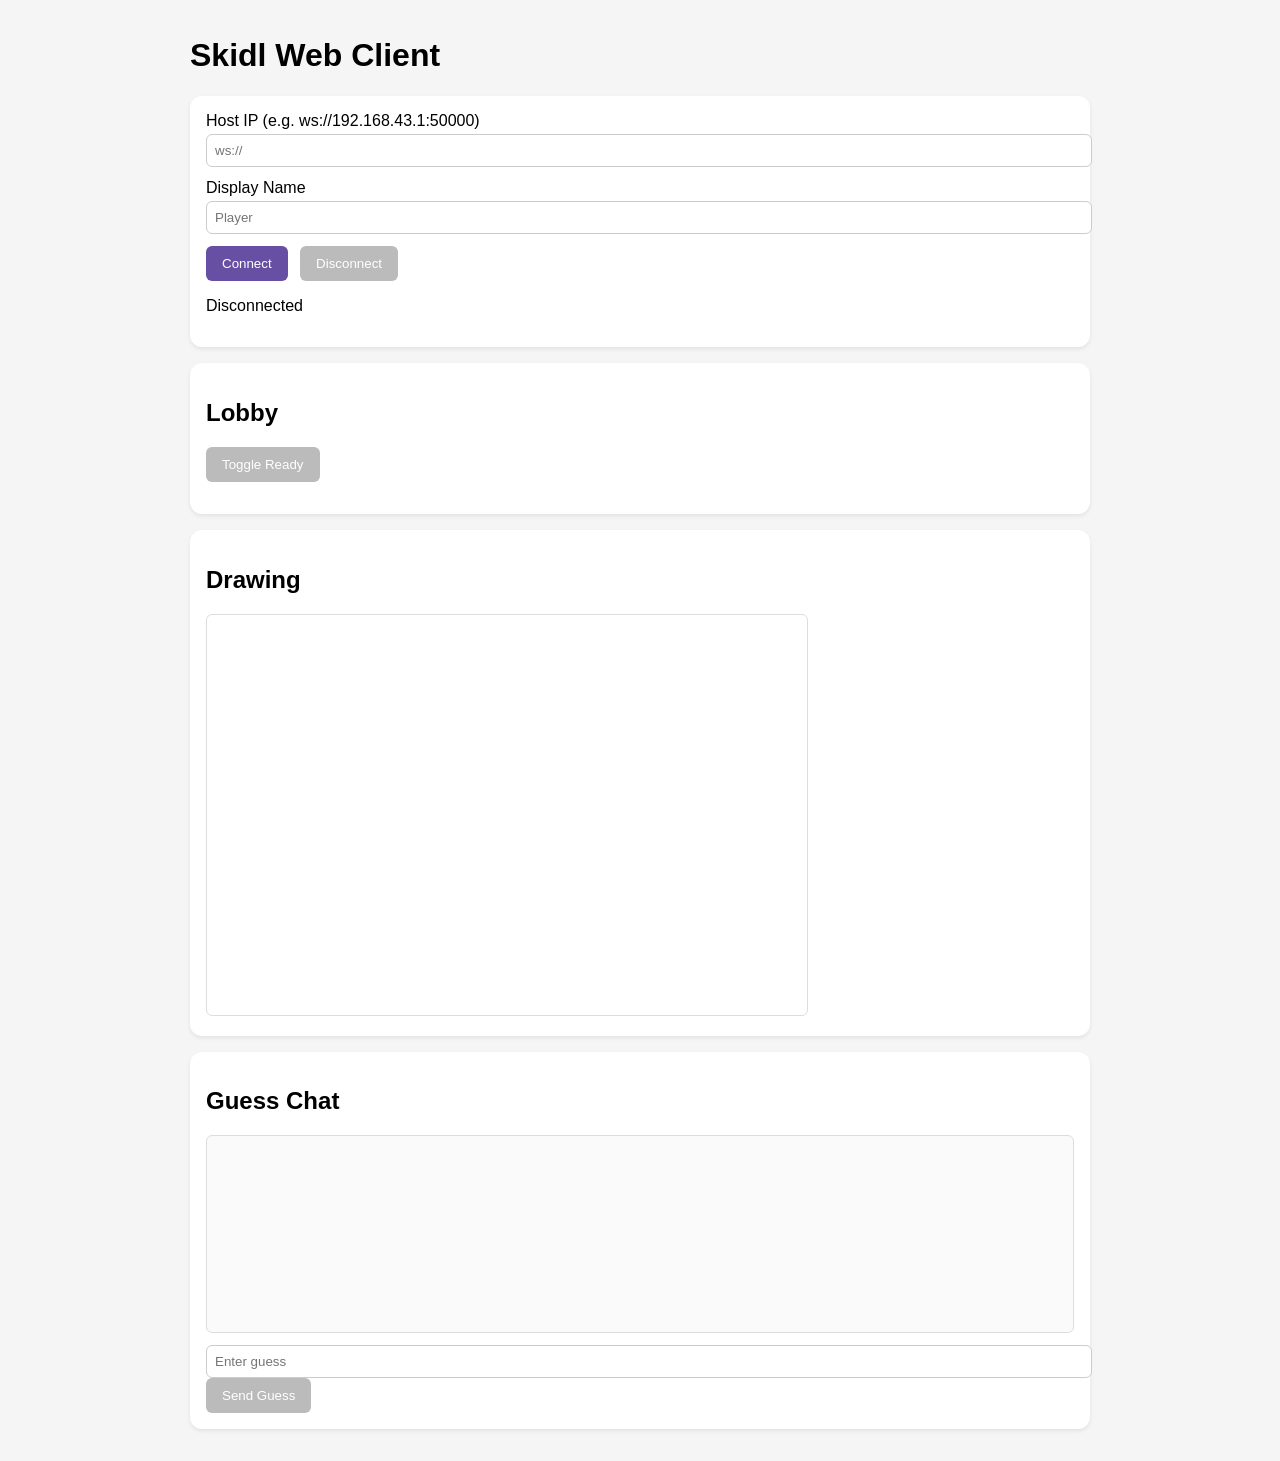
<file: web-client/index.html>
<!DOCTYPE html>
<html lang="en">
<head>
  <meta charset="UTF-8">
  <title>Skidl Web Client</title>
  <link rel="stylesheet" href="style.css">
</head>
<body>
  <main>
    <h1>Skidl Web Client</h1>
    <section class="connection">
      <label>
        Host IP (e.g. ws://192.168.43.1:50000)
        <input id="hostUrl" type="text" placeholder="ws://" />
      </label>
      <label>
        Display Name
        <input id="playerName" type="text" placeholder="Player" />
      </label>
      <button id="connectBtn">Connect</button>
      <button id="disconnectBtn" disabled>Disconnect</button>
      <p id="status">Disconnected</p>
    </section>
    <section class="lobby">
      <h2>Lobby</h2>
      <button id="readyBtn" disabled>Toggle Ready</button>
      <ul id="players"></ul>
    </section>
    <section class="drawing">
      <h2>Drawing</h2>
      <canvas id="canvas" width="600" height="400"></canvas>
    </section>
    <section class="chat">
      <h2>Guess Chat</h2>
      <div id="messages"></div>
      <input id="guessInput" type="text" placeholder="Enter guess" />
      <button id="guessBtn" disabled>Send Guess</button>
    </section>
  </main>
  <script src="main.js"></script>
</body>
</html>
</file>
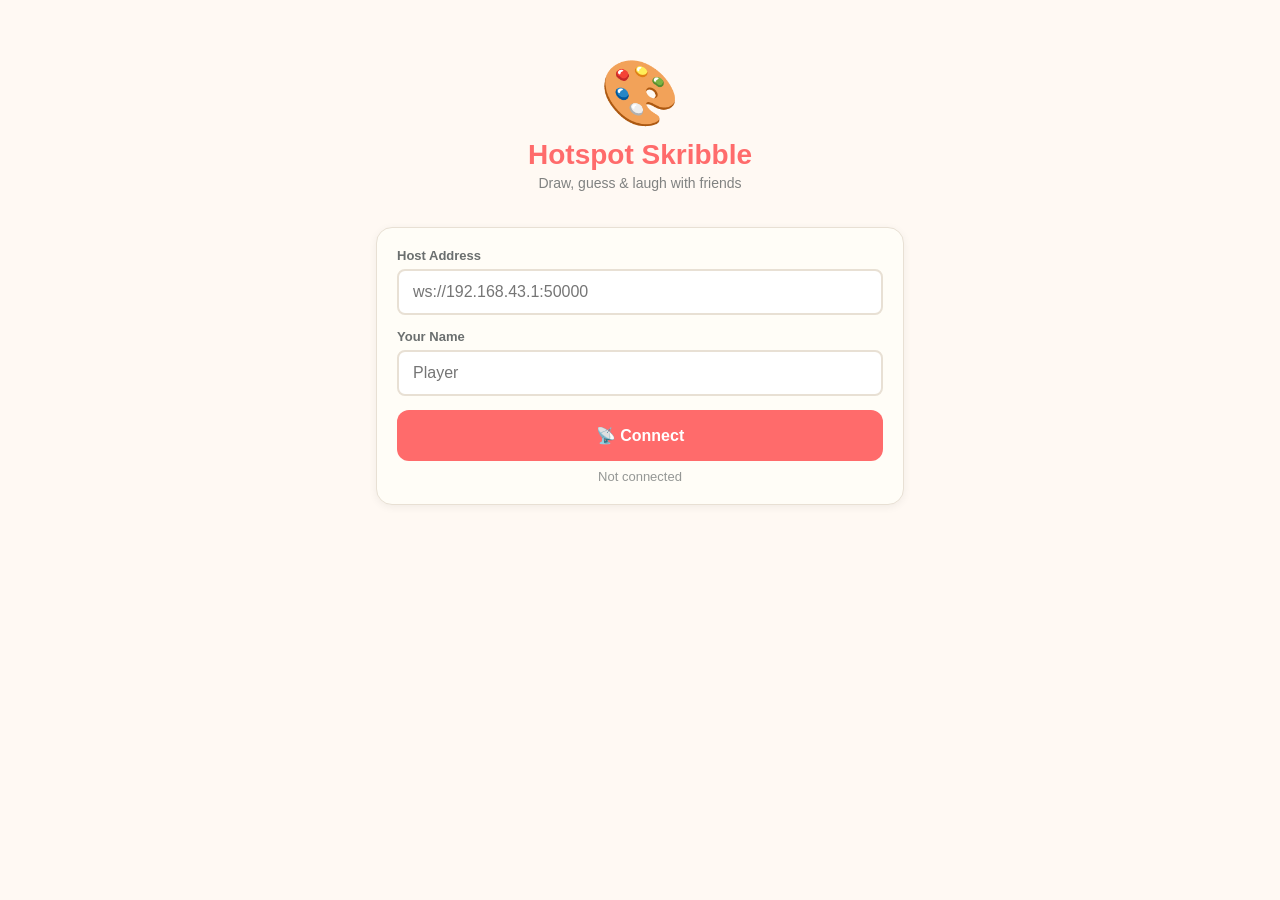
<file: web/index.html>
<!DOCTYPE html>
<html lang="en">
<head>
  <meta charset="UTF-8">
  <meta name="viewport" content="width=device-width, initial-scale=1.0, maximum-scale=1.0, user-scalable=no">
  <meta name="theme-color" content="#FF6B6B">
  <meta name="apple-mobile-web-app-capable" content="yes">
  <meta name="apple-mobile-web-app-status-bar-style" content="black-translucent">
  <meta name="description" content="Hotspot Skribble — Draw, guess, and laugh with friends over Wi-Fi hotspot.">
  <title>Hotspot Skribble — Web Client</title>
  <link rel="icon" href="data:image/svg+xml,<svg xmlns=%22http://www.w3.org/2000/svg%22 viewBox=%220 0 100 100%22><text y=%22.9em%22 font-size=%2290%22>🎨</text></svg>">
  <link rel="stylesheet" href="style.css">
</head>
<body>
  <div id="app">
    <!-- ─── Connection Screen ─── -->
    <div id="screen-connect" class="screen active">
      <div class="logo-section">
        <div class="logo-emoji">🎨</div>
        <h1>Hotspot Skribble</h1>
        <p class="subtitle">Draw, guess &amp; laugh with friends</p>
      </div>
      <div class="card">
        <div class="input-group">
          <label for="hostUrl">Host Address</label>
          <input id="hostUrl" type="text" placeholder="ws://192.168.43.1:50000" autocomplete="off" spellcheck="false">
        </div>
        <div class="input-group">
          <label for="playerName">Your Name</label>
          <input id="playerName" type="text" placeholder="Player" maxlength="20" autocomplete="off">
        </div>
        <button id="connectBtn" class="btn btn-primary btn-lg">📡 Connect</button>
        <p id="status" class="status-text">Not connected</p>
      </div>
    </div>

    <!-- ─── Lobby Screen ─── -->
    <div id="screen-lobby" class="screen">
      <div class="header">
        <h2 id="roomTitle">Lobby</h2>
        <button id="disconnectBtn" class="btn btn-sm btn-outline">Disconnect</button>
      </div>
      <div class="card">
        <h3>👥 Players</h3>
        <ul id="players" class="player-list"></ul>
      </div>
      <button id="readyBtn" class="btn btn-secondary btn-lg">✅ Toggle Ready</button>
    </div>

    <!-- ─── Game Screen ─── -->
    <div id="screen-game" class="screen">
      <div class="game-header">
        <div class="game-info">
          <span id="drawerLabel" class="drawer-label">✏️ Drawing: —</span>
          <span id="roundLabel" class="round-label">Round 1/3</span>
        </div>
        <div id="timerDisplay" class="timer">⏱ 90s</div>
      </div>

      <div id="secretWordBanner" class="secret-word-banner hidden">
        <span id="secretWord"></span>
      </div>

      <div class="canvas-wrapper">
        <canvas id="canvas"></canvas>
      </div>

      <!-- Drawing tools (shown only to drawer) -->
      <div id="drawingTools" class="drawing-tools hidden">
        <div class="color-palette" id="colorPalette"></div>
        <div class="thickness-control">
          <label for="thicknessSlider">Thickness</label>
          <input id="thicknessSlider" type="range" min="2" max="40" value="12">
          <span id="thicknessValue">12px</span>
        </div>
        <div class="tool-buttons">
          <button id="undoBtn" class="btn btn-sm btn-outline">↩ Undo</button>
          <button id="clearBtn" class="btn btn-sm btn-outline">🗑 Clear</button>
        </div>
      </div>

      <!-- Guess section (shown only to guesser) -->
      <div id="guessSection" class="guess-section">
        <div id="messages" class="messages-container"></div>
        <div class="guess-input-row">
          <input id="guessInput" type="text" placeholder="Type your guess…" autocomplete="off" maxlength="50">
          <button id="guessBtn" class="btn btn-primary">➡️</button>
        </div>
      </div>

      <!-- Scoreboard -->
      <div id="scoreboard" class="scoreboard"></div>
    </div>

    <!-- ─── Scores Screen ─── -->
    <div id="screen-scores" class="screen">
      <h2 id="scoresTitle">📊 Round Scores</h2>
      <div id="revealedWord" class="revealed-word hidden"></div>
      <div id="finalScores" class="final-scores"></div>
      <p class="scores-footer">Waiting for host to continue…</p>
    </div>
  </div>

  <script src="app.js"></script>
</body>
</html>
</file>
<file: web-client/style.css>
body {
  font-family: Arial, sans-serif;
  background: #f5f5f5;
  margin: 0;
  padding: 0;
}

main {
  max-width: 900px;
  margin: 0 auto;
  padding: 16px;
}

section {
  background: #ffffff;
  padding: 16px;
  margin-bottom: 16px;
  border-radius: 12px;
  box-shadow: 0 2px 4px rgba(0,0,0,0.08);
}

label {
  display: block;
  margin-bottom: 12px;
}

input {
  width: 100%;
  padding: 8px;
  margin-top: 4px;
  border: 1px solid #ccc;
  border-radius: 6px;
}

button {
  padding: 10px 16px;
  border: none;
  border-radius: 6px;
  background: #6750a4;
  color: white;
  cursor: pointer;
  margin-right: 8px;
}

button[disabled] {
  background: #bbb;
  cursor: not-allowed;
}

#messages {
  height: 180px;
  overflow-y: auto;
  border: 1px solid #ddd;
  border-radius: 6px;
  padding: 8px;
  margin-bottom: 8px;
  background: #fafafa;
}

#messages .correct {
  background: #81c784;
}

#canvas {
  border: 1px solid #ddd;
  border-radius: 6px;
  background: #ffffff;
}
</file>
<file: web/style.css>
/* ─────────────────────────────────────────────
   Hotspot Skribble — Web Client Styles
   ───────────────────────────────────────────── */

:root {
  --sunshine-yellow: #FFD93D;
  --coral-pink: #FF6B6B;
  --sky-blue: #4D96FF;
  --mint-green: #6BCB77;
  --cream-white: #FFF9F3;
  --dark-charcoal: #2D3436;
  --purple-pop: #9B59B6;
  --orange-juice: #FF9F43;
  --card-surface: #FFFDF7;
  --border-light: #E8E0D4;
  --shadow-light: rgba(0, 0, 0, 0.06);
  --shadow-medium: rgba(0, 0, 0, 0.12);
  --radius-sm: 8px;
  --radius-md: 12px;
  --radius-lg: 16px;
  --radius-xl: 24px;
  --transition: 0.2s ease;
}

/* ─── Reset ─── */
*, *::before, *::after {
  box-sizing: border-box;
  margin: 0;
  padding: 0;
}

html {
  -webkit-text-size-adjust: 100%;
  -webkit-tap-highlight-color: transparent;
}

body {
  font-family: -apple-system, BlinkMacSystemFont, 'Segoe UI', Roboto, Oxygen, Ubuntu, sans-serif;
  background: var(--cream-white);
  color: var(--dark-charcoal);
  min-height: 100dvh;
  overflow-x: hidden;
  -webkit-font-smoothing: antialiased;
}

/* ─── Screen Management ─── */
.screen {
  display: none;
  padding: 16px;
  max-width: 480px;
  margin: 0 auto;
  animation: fadeSlideIn 0.3s ease;
}

.screen.active {
  display: flex;
  flex-direction: column;
  gap: 16px;
  min-height: 100dvh;
}

@keyframes fadeSlideIn {
  from {
    opacity: 0;
    transform: translateY(12px);
  }
  to {
    opacity: 1;
    transform: translateY(0);
  }
}

/* ─── Logo Section ─── */
.logo-section {
  text-align: center;
  padding: 40px 0 20px;
}

.logo-emoji {
  font-size: 64px;
  animation: bounce 2s ease infinite;
}

@keyframes bounce {
  0%, 100% { transform: translateY(0); }
  50% { transform: translateY(-10px); }
}

.logo-section h1 {
  font-size: 28px;
  font-weight: 800;
  color: var(--coral-pink);
  margin-top: 8px;
}

.subtitle {
  font-size: 14px;
  color: var(--dark-charcoal);
  opacity: 0.6;
  margin-top: 4px;
}

/* ─── Cards ─── */
.card {
  background: var(--card-surface);
  border: 1px solid var(--border-light);
  border-radius: var(--radius-lg);
  padding: 20px;
  box-shadow: 0 2px 8px var(--shadow-light);
}

/* ─── Form Elements ─── */
.input-group {
  margin-bottom: 14px;
}

.input-group label {
  display: block;
  font-size: 13px;
  font-weight: 600;
  color: var(--dark-charcoal);
  opacity: 0.7;
  margin-bottom: 6px;
}

input[type="text"],
input[type="number"] {
  width: 100%;
  padding: 12px 14px;
  border: 2px solid var(--border-light);
  border-radius: var(--radius-sm);
  font-size: 16px;
  font-family: inherit;
  background: white;
  color: var(--dark-charcoal);
  transition: border-color var(--transition);
  -webkit-appearance: none;
  appearance: none;
}

input[type="text"]:focus,
input[type="number"]:focus {
  outline: none;
  border-color: var(--sky-blue);
  box-shadow: 0 0 0 3px rgba(77, 150, 255, 0.15);
}

/* ─── Buttons ─── */
.btn {
  display: inline-flex;
  align-items: center;
  justify-content: center;
  gap: 6px;
  padding: 10px 20px;
  border: 2px solid transparent;
  border-radius: var(--radius-md);
  font-size: 15px;
  font-weight: 600;
  font-family: inherit;
  cursor: pointer;
  transition: all var(--transition);
  -webkit-tap-highlight-color: transparent;
  user-select: none;
  touch-action: manipulation;
}

.btn:active {
  transform: scale(0.97);
}

.btn-primary {
  background: var(--coral-pink);
  color: white;
}

.btn-primary:hover {
  background: #FF5252;
  box-shadow: 0 4px 12px rgba(255, 107, 107, 0.3);
}

.btn-secondary {
  background: var(--sky-blue);
  color: white;
}

.btn-secondary:hover {
  background: #3A86FF;
}

.btn-outline {
  background: transparent;
  border-color: var(--border-light);
  color: var(--dark-charcoal);
}

.btn-outline:hover {
  border-color: var(--dark-charcoal);
  background: rgba(0, 0, 0, 0.04);
}

.btn-lg {
  width: 100%;
  padding: 14px;
  font-size: 16px;
  border-radius: var(--radius-md);
}

.btn-sm {
  padding: 8px 14px;
  font-size: 13px;
  border-radius: var(--radius-sm);
}

.btn:disabled {
  opacity: 0.5;
  cursor: not-allowed;
  transform: none;
}

/* ─── Status Text ─── */
.status-text {
  text-align: center;
  font-size: 13px;
  color: var(--dark-charcoal);
  opacity: 0.5;
  margin-top: 8px;
}

.status-text.connected {
  color: var(--mint-green);
  opacity: 1;
  font-weight: 600;
}

.status-text.error {
  color: var(--coral-pink);
  opacity: 1;
}

/* ─── Header ─── */
.header {
  display: flex;
  justify-content: space-between;
  align-items: center;
}

.header h2 {
  font-size: 22px;
  font-weight: 800;
  color: var(--coral-pink);
}

/* ─── Player List ─── */
.player-list {
  list-style: none;
  margin: 8px 0;
}

.player-list li {
  display: flex;
  justify-content: space-between;
  align-items: center;
  padding: 10px 0;
  border-bottom: 1px solid var(--border-light);
  font-size: 15px;
}

.player-list li:last-child {
  border-bottom: none;
}

.player-list .player-name {
  font-weight: 600;
}

.player-list .player-badge {
  font-size: 12px;
  padding: 2px 8px;
  border-radius: 999px;
  background: var(--sunshine-yellow);
  color: var(--dark-charcoal);
  font-weight: 600;
}

.player-list .player-score {
  font-weight: 700;
  color: var(--coral-pink);
}

/* ─── Game Screen ─── */
.game-header {
  display: flex;
  justify-content: space-between;
  align-items: center;
  padding: 10px 14px;
  background: var(--sunshine-yellow);
  border-radius: var(--radius-md);
  margin-bottom: 8px;
}

.game-info {
  display: flex;
  flex-direction: column;
  gap: 2px;
}

.drawer-label {
  font-weight: 700;
  font-size: 15px;
}

.round-label {
  font-size: 12px;
  opacity: 0.7;
}

.timer {
  font-size: 22px;
  font-weight: 800;
  min-width: 70px;
  text-align: right;
}

.timer.urgent {
  color: var(--coral-pink);
  animation: pulse 1s ease infinite;
}

@keyframes pulse {
  0%, 100% { opacity: 1; }
  50% { opacity: 0.5; }
}

/* ─── Secret Word Banner ─── */
.secret-word-banner {
  background: var(--purple-pop);
  color: white;
  text-align: center;
  padding: 10px;
  border-radius: var(--radius-sm);
  font-size: 18px;
  font-weight: 700;
  margin-bottom: 8px;
}

/* ─── Canvas ─── */
.canvas-wrapper {
  position: relative;
  width: 100%;
  aspect-ratio: 1.4;
  border: 2px solid var(--border-light);
  border-radius: var(--radius-md);
  overflow: hidden;
  background: white;
  box-shadow: 0 2px 8px var(--shadow-light);
  touch-action: none;
}

.canvas-wrapper canvas {
  position: absolute;
  top: 0;
  left: 0;
  width: 100%;
  height: 100%;
}

/* ─── Drawing Tools ─── */
.drawing-tools {
  display: flex;
  flex-direction: column;
  gap: 10px;
  padding: 12px;
  background: var(--card-surface);
  border: 1px solid var(--border-light);
  border-radius: var(--radius-md);
  margin-top: 8px;
}

.color-palette {
  display: flex;
  flex-wrap: wrap;
  gap: 8px;
}

.color-swatch {
  width: 36px;
  height: 36px;
  border-radius: 50%;
  border: 2px solid transparent;
  cursor: pointer;
  transition: all var(--transition);
  touch-action: manipulation;
}

.color-swatch:hover {
  transform: scale(1.15);
}

.color-swatch.active {
  border-color: var(--dark-charcoal);
  box-shadow: 0 0 0 3px rgba(0, 0, 0, 0.15);
  transform: scale(1.1);
}

.thickness-control {
  display: flex;
  align-items: center;
  gap: 10px;
  font-size: 13px;
}

.thickness-control label {
  font-weight: 600;
  min-width: 65px;
}

.thickness-control input[type="range"] {
  flex: 1;
  accent-color: var(--coral-pink);
  height: 6px;
}

.thickness-control span {
  min-width: 40px;
  text-align: right;
  font-weight: 600;
  color: var(--coral-pink);
}

.tool-buttons {
  display: flex;
  gap: 8px;
}

.tool-buttons .btn {
  flex: 1;
}

/* ─── Guess Section ─── */
.guess-section {
  margin-top: 8px;
}

.messages-container {
  height: 140px;
  overflow-y: auto;
  background: var(--card-surface);
  border: 1px solid var(--border-light);
  border-radius: var(--radius-sm);
  padding: 8px;
  margin-bottom: 8px;
  scroll-behavior: smooth;
}

.messages-container .msg {
  padding: 6px 10px;
  border-radius: var(--radius-sm);
  margin-bottom: 4px;
  font-size: 14px;
  animation: fadeSlideIn 0.2s ease;
}

.messages-container .msg .sender {
  font-size: 11px;
  font-weight: 600;
  opacity: 0.5;
  display: block;
}

.messages-container .msg.correct {
  background: rgba(107, 203, 119, 0.2);
  border-left: 3px solid var(--mint-green);
}

.messages-container .msg.system {
  font-style: italic;
  color: var(--dark-charcoal);
  opacity: 0.5;
  font-size: 12px;
  text-align: center;
  padding: 4px;
}

.guess-input-row {
  display: flex;
  gap: 8px;
}

.guess-input-row input {
  flex: 1;
}

.guess-input-row .btn {
  min-width: 48px;
  padding: 12px;
}

/* ─── Scoreboard (in-game compact) ─── */
.scoreboard {
  display: flex;
  gap: 12px;
  overflow-x: auto;
  padding: 8px 12px;
  background: var(--card-surface);
  border: 1px solid var(--border-light);
  border-radius: var(--radius-sm);
  margin-top: 8px;
  -webkit-overflow-scrolling: touch;
}

.scoreboard .score-item {
  text-align: center;
  flex-shrink: 0;
}

.scoreboard .score-name {
  font-size: 12px;
  font-weight: 600;
  max-width: 60px;
  overflow: hidden;
  text-overflow: ellipsis;
  white-space: nowrap;
}

.scoreboard .score-value {
  font-size: 14px;
  font-weight: 800;
  color: var(--coral-pink);
}

/* ─── Scores Screen ─── */
#screen-scores {
  align-items: center;
}

#screen-scores h2 {
  font-size: 24px;
  font-weight: 800;
  color: var(--coral-pink);
}

.revealed-word {
  background: var(--sunshine-yellow);
  padding: 12px 20px;
  border-radius: var(--radius-md);
  font-size: 16px;
  font-weight: 600;
  text-align: center;
  width: 100%;
}

.final-scores {
  width: 100%;
  display: flex;
  flex-direction: column;
  gap: 8px;
}

.final-scores .score-row {
  display: flex;
  justify-content: space-between;
  align-items: center;
  padding: 12px 16px;
  background: var(--card-surface);
  border: 1px solid var(--border-light);
  border-radius: var(--radius-md);
  animation: fadeSlideIn 0.3s ease;
}

.final-scores .score-row:first-child {
  background: var(--sunshine-yellow);
  border-color: var(--sunshine-yellow);
}

.final-scores .score-row .rank {
  font-size: 20px;
  min-width: 36px;
}

.final-scores .score-row .name {
  flex: 1;
  font-weight: 600;
  font-size: 16px;
}

.final-scores .score-row .pts {
  font-weight: 800;
  font-size: 16px;
  color: var(--coral-pink);
}

.scores-footer {
  font-size: 13px;
  opacity: 0.5;
  text-align: center;
  margin-top: 12px;
}

/* ─── Utility ─── */
.hidden {
  display: none !important;
}

/* ─── Scrollbar ─── */
::-webkit-scrollbar {
  width: 4px;
}

::-webkit-scrollbar-track {
  background: transparent;
}

::-webkit-scrollbar-thumb {
  background: var(--border-light);
  border-radius: 4px;
}

/* ─── Responsive ─── */
@media (max-width: 360px) {
  .logo-section h1 {
    font-size: 24px;
  }
  .logo-emoji {
    font-size: 48px;
  }
  .color-swatch {
    width: 30px;
    height: 30px;
  }
}

@media (min-width: 768px) {
  .screen {
    max-width: 560px;
  }
  .canvas-wrapper {
    max-height: 400px;
  }
}

/* ─── Dark Mode ─── */
@media (prefers-color-scheme: dark) {
  :root {
    --cream-white: #1A1A2E;
    --card-surface: #16213E;
    --dark-charcoal: #E8E0D4;
    --border-light: #2A2A44;
    --shadow-light: rgba(0, 0, 0, 0.2);
  }

  input[type="text"],
  input[type="number"] {
    background: #16213E;
    color: #E8E0D4;
    border-color: #2A2A44;
  }

  .canvas-wrapper {
    background: #ffffff;
  }
}
</file>
